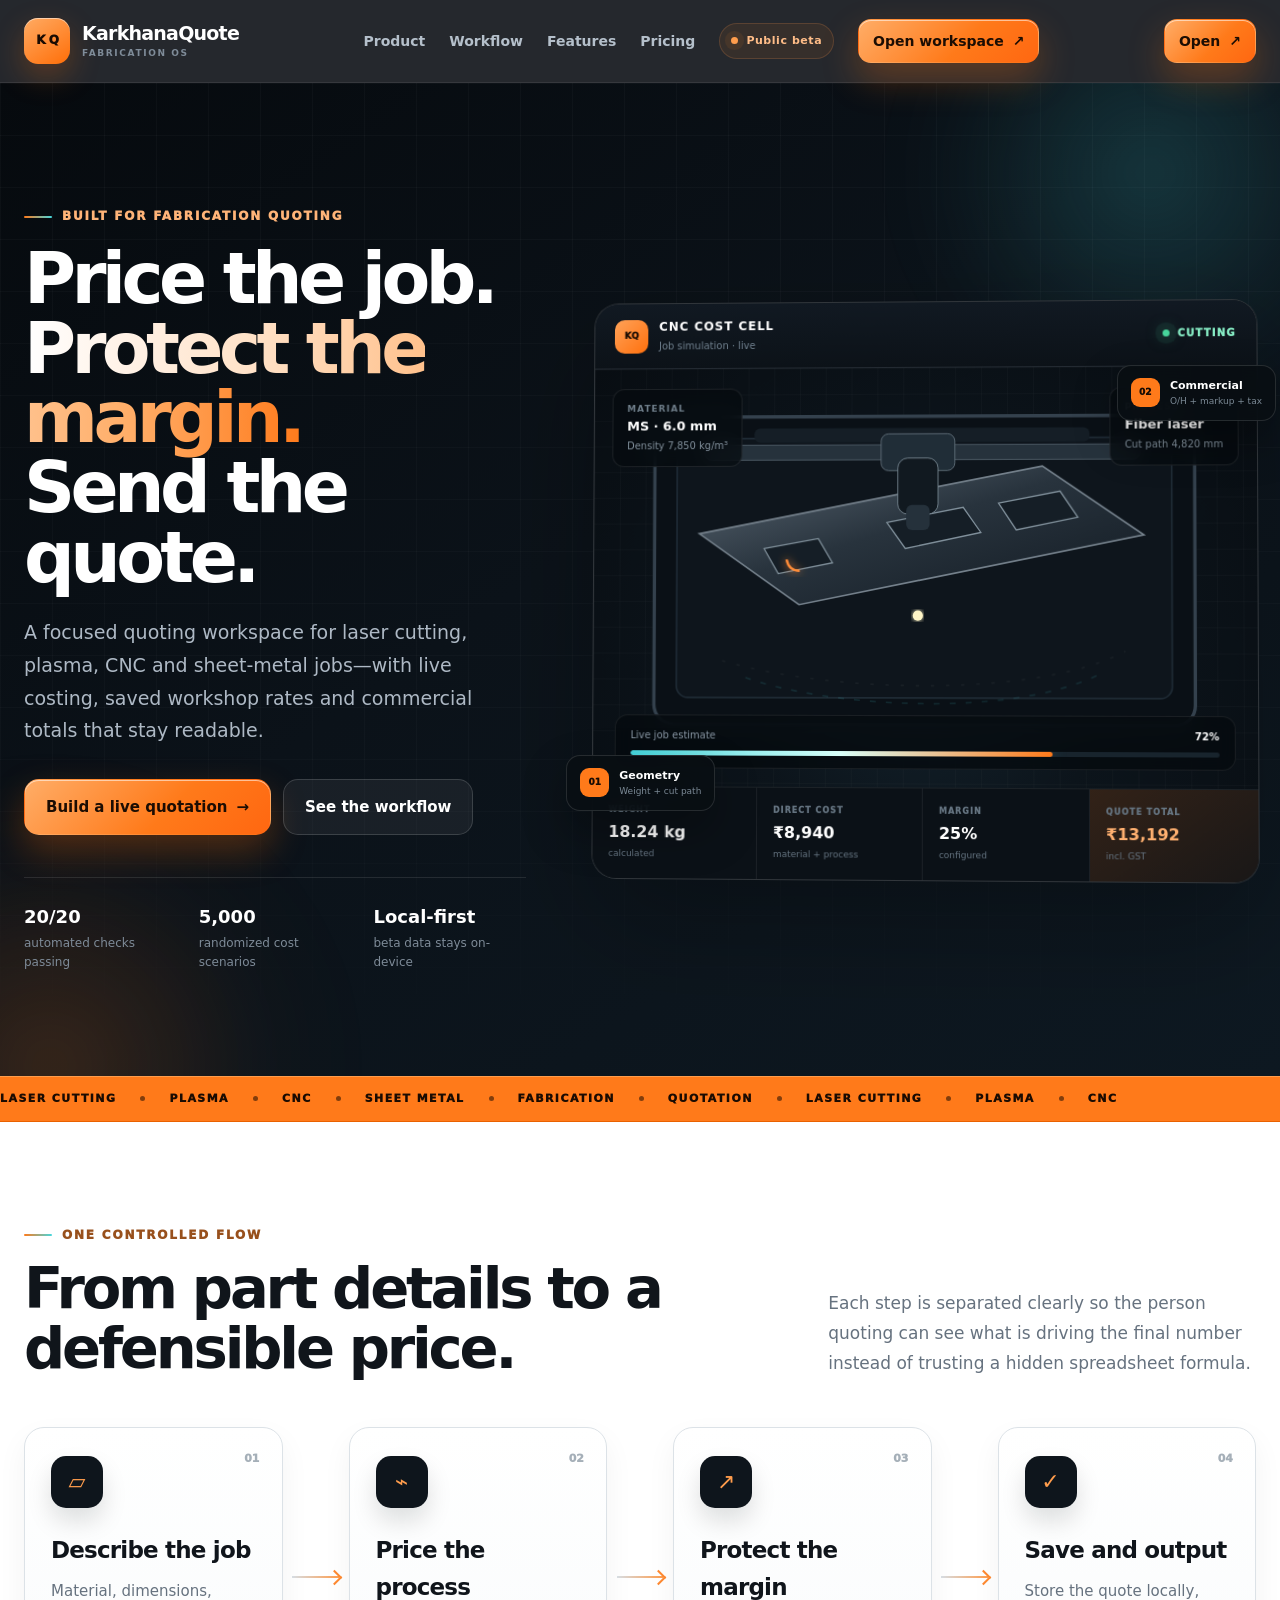
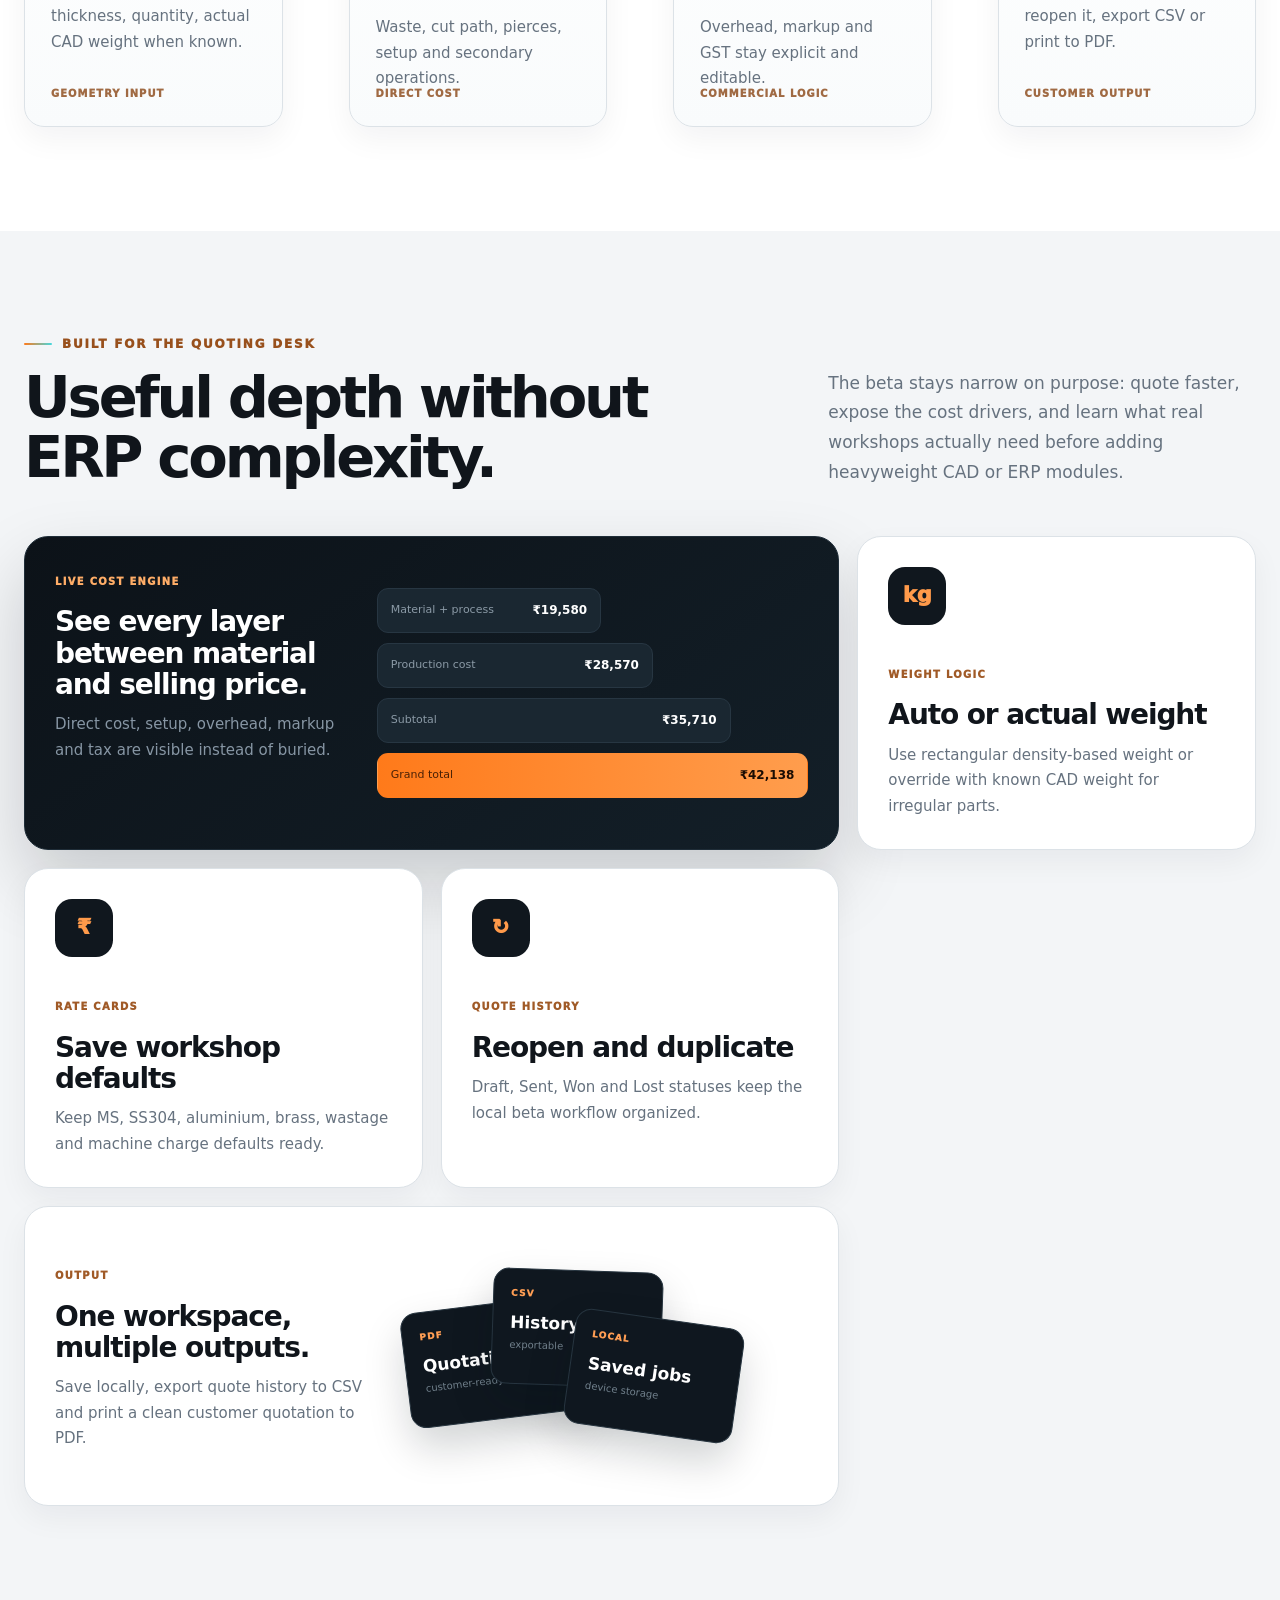
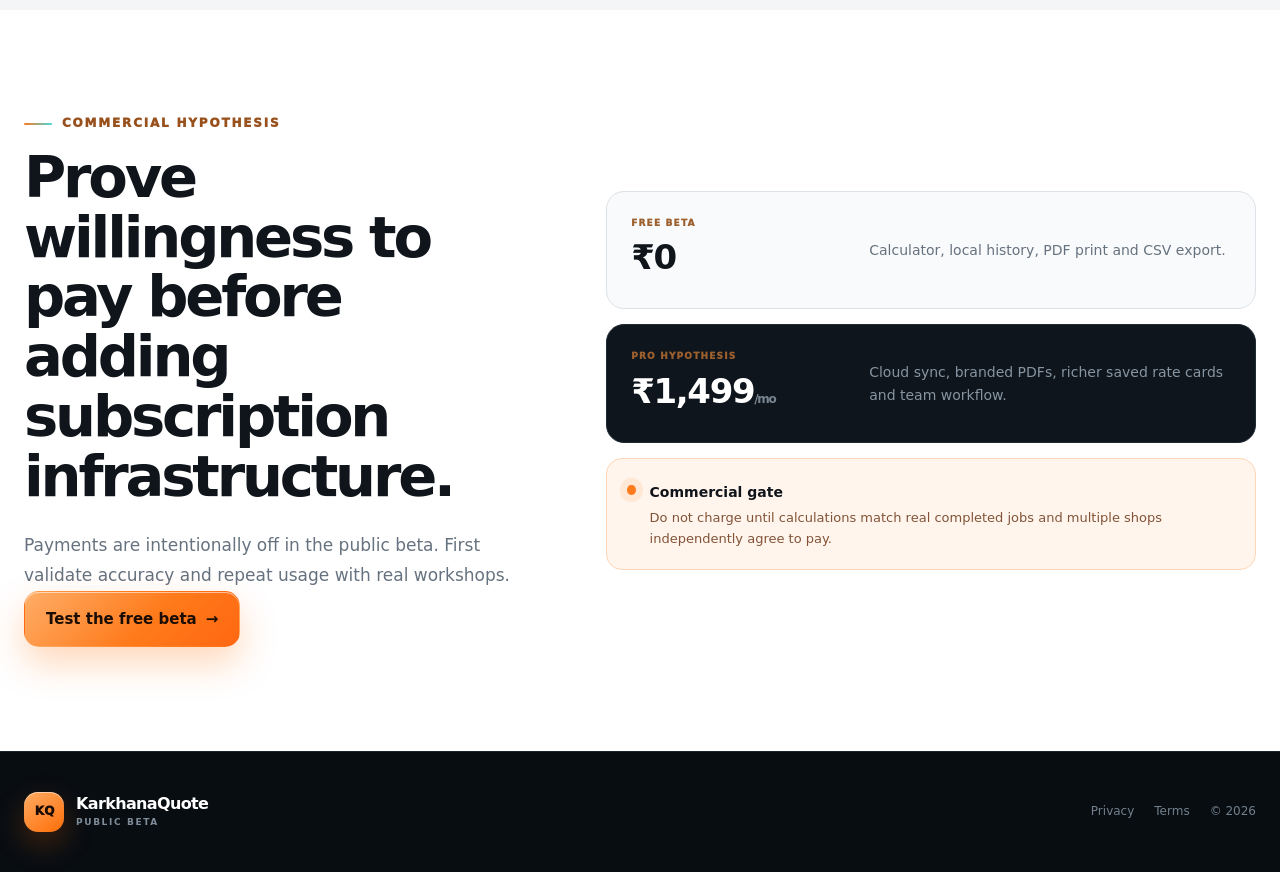
<file: karkhanaquote-beta/public/index.html>
<!doctype html>
<html lang="en">
<head>
  <meta charset="utf-8">
  <meta name="viewport" content="width=device-width,initial-scale=1">
  <meta name="description" content="Fabrication quotation software for Indian laser, plasma, CNC and sheet-metal workshops.">
  <meta name="theme-color" content="#070b10">
  <title>KarkhanaQuote — Fabrication quoting without spreadsheet chaos</title>
  <link rel="stylesheet" href="assets/styles.css">
</head>
<body class="marketing-body">
  <nav class="nav">
    <div class="container nav-inner">
      <a class="brand" href="index.html" aria-label="KarkhanaQuote home">
        <span class="brand-mark"><span>K</span><span>Q</span></span>
        <span class="brand-copy"><strong>KarkhanaQuote</strong><small>FABRICATION OS</small></span>
      </a>
      <div class="nav-links">
        <a href="#product">Product</a><a href="#workflow">Workflow</a><a href="#features">Features</a><a href="#pricing">Pricing</a>
        <span class="live-pill"><i></i> Public beta</span>
        <a class="button primary compact" href="app.html">Open workspace <span>↗</span></a>
      </div>
      <a class="button primary compact mobile-cta" href="app.html">Open <span>↗</span></a>
    </div>
  </nav>

  <main>
    <section class="hero" id="product">
      <div class="industrial-grid"></div>
      <div class="hero-glow glow-one"></div><div class="hero-glow glow-two"></div>
      <div class="container hero-grid">
        <div class="hero-copy">
          <div class="eyebrow"><i></i> BUILT FOR FABRICATION QUOTING</div>
          <h1>Price the job.<br><span>Protect the margin.</span><br>Send the quote.</h1>
          <p class="lead">A focused quoting workspace for laser cutting, plasma, CNC and sheet-metal jobs—with live costing, saved workshop rates and commercial totals that stay readable.</p>
          <div class="hero-actions">
            <a class="button primary xl" href="app.html">Build a live quotation <span>→</span></a>
            <a class="button glass xl" href="#workflow">See the workflow</a>
          </div>
          <div class="hero-proof">
            <div><strong>20/20</strong><span>automated checks passing</span></div>
            <div><strong>5,000</strong><span>randomized cost scenarios</span></div>
            <div><strong>Local-first</strong><span>beta data stays on-device</span></div>
          </div>
        </div>

        <div class="machine-stage" aria-label="Animated CNC cutting visualization">
          <div class="machine-shell">
            <div class="machine-topbar">
              <div class="machine-title"><span class="mini-mark">KQ</span><div><strong>CNC COST CELL</strong><small>Job simulation · live</small></div></div>
              <div class="machine-status"><i></i> CUTTING</div>
            </div>
            <div class="machine-viewport">
              <svg class="cnc-svg" viewBox="0 0 760 500" role="img" aria-label="Animated CNC laser head cutting a sheet">
                <defs>
                  <linearGradient id="sheetGrad" x1="0" x2="1" y1="0" y2="1"><stop offset="0" stop-color="#5b6874"/><stop offset=".45" stop-color="#28333d"/><stop offset="1" stop-color="#111921"/></linearGradient>
                  <linearGradient id="beamGrad" x1="0" y1="0" x2="0" y2="1"><stop offset="0" stop-color="#fff9e8"/><stop offset=".25" stop-color="#ffd281"/><stop offset="1" stop-color="#ff7a1a" stop-opacity="0"/></linearGradient>
                  <filter id="glow"><feGaussianBlur stdDeviation="5" result="b"/><feMerge><feMergeNode in="b"/><feMergeNode in="SourceGraphic"/></feMerge></filter>
                  <filter id="sparkGlow"><feGaussianBlur stdDeviation="2.4" result="b"/><feMerge><feMergeNode in="b"/><feMergeNode in="SourceGraphic"/></feMerge></filter>
                </defs>
                <g class="machine-frame-svg"><rect x="58" y="58" width="644" height="368" rx="24" fill="#0a1016" stroke="#34414d" stroke-width="4"/><rect x="85" y="84" width="590" height="310" rx="14" fill="#0e151c" stroke="#1f2b35" stroke-width="2"/></g>
                <g transform="translate(112 118)"><polygon points="0,80 410,0 530,82 120,165" fill="url(#sheetGrad)" stroke="#74808b" stroke-width="2"/><path d="M78 98 L143 86 L160 115 L95 128 Z M225 67 L316 49 L337 79 L247 98 Z M358 44 L431 30 L452 61 L379 76 Z" fill="#151e26" stroke="#80909b" stroke-width="1.5"/><path class="cut-trace trace-one" d="M105 111 L105 78 Q105 64 119 62 L168 53 Q182 51 188 64 L202 93 Q208 106 194 110 L126 124 Q108 127 105 111 Z" fill="none" stroke="#ff8c38" stroke-width="3" filter="url(#glow)"/><path class="cut-trace trace-two" d="M246 92 L258 60 L300 52 L323 73 L307 104 L267 112 Z" fill="none" stroke="#55e5e0" stroke-width="2.6" filter="url(#glow)"/></g>
                <g class="gantry"><rect x="118" y="92" width="520" height="18" rx="9" fill="#26323c" stroke="#53616c"/><rect x="178" y="72" width="400" height="17" rx="7" fill="#151e26"/><rect x="330" y="79" width="88" height="44" rx="9" fill="#202d37" stroke="#66747f"/><rect x="350" y="108" width="48" height="67" rx="12" fill="#111920" stroke="#7e8d98"/><rect x="360" y="164" width="28" height="30" rx="7" fill="#25313b"/><path d="M374 191 L374 296" stroke="url(#beamGrad)" stroke-width="5" filter="url(#glow)" class="laser-beam"/></g>
                <g class="spark-burst" transform="translate(374 296)" filter="url(#sparkGlow)"><circle r="6" fill="#fff6c7"/><circle class="s s1" r="3" fill="#ffb14b"/><circle class="s s2" r="2.4" fill="#ff7a1a"/><circle class="s s3" r="2" fill="#ffe6a0"/><circle class="s s4" r="2.8" fill="#ff9337"/><circle class="s s5" r="2" fill="#fff4ca"/></g>
                <g class="airflow" opacity=".55"><path d="M168 370 C260 403 480 420 590 365" fill="none" stroke="#4ad6df" stroke-opacity=".22" stroke-width="2" stroke-dasharray="7 12"/><path d="M140 350 C280 390 520 392 620 338" fill="none" stroke="#ffffff" stroke-opacity=".08" stroke-width="2" stroke-dasharray="4 14"/></g>
              </svg>
              <div class="machine-hud hud-left"><span>Material</span><strong>MS · 6.0 mm</strong><small>Density 7,850 kg/m³</small></div>
              <div class="machine-hud hud-right"><span>Process</span><strong>Fiber laser</strong><small>Cut path 4,820 mm</small></div>
              <div class="machine-progress"><div class="progress-head"><span>Live job estimate</span><strong>72%</strong></div><div class="progress-track"><i></i></div></div>
            </div>
            <div class="machine-metrics">
              <div><span>WEIGHT</span><strong>18.24 kg</strong><small>calculated</small></div>
              <div><span>DIRECT COST</span><strong>₹8,940</strong><small>material + process</small></div>
              <div><span>MARGIN</span><strong>25%</strong><small>configured</small></div>
              <div class="metric-accent"><span>QUOTE TOTAL</span><strong>₹13,192</strong><small>incl. GST</small></div>
            </div>
          </div>
          <div class="floating-note note-a"><span>01</span><div><strong>Geometry</strong><small>Weight + cut path</small></div></div>
          <div class="floating-note note-b"><span>02</span><div><strong>Commercial</strong><small>O/H + markup + tax</small></div></div>
        </div>
      </div>
    </section>

    <section class="signal-strip"><div class="signal-track"><span>LASER CUTTING</span><i></i><span>PLASMA</span><i></i><span>CNC</span><i></i><span>SHEET METAL</span><i></i><span>FABRICATION</span><i></i><span>QUOTATION</span><i></i><span>LASER CUTTING</span><i></i><span>PLASMA</span><i></i><span>CNC</span></div></section>

    <section class="section workflow-section" id="workflow">
      <div class="container">
        <div class="section-head"><div><div class="eyebrow dark"><i></i> ONE CONTROLLED FLOW</div><h2>From part details to a defensible price.</h2></div><p>Each step is separated clearly so the person quoting can see what is driving the final number instead of trusting a hidden spreadsheet formula.</p></div>
        <div class="flow-grid">
          <article class="flow-card"><div class="flow-index">01</div><div class="flow-icon">▱</div><h3>Describe the job</h3><p>Material, dimensions, thickness, quantity, actual CAD weight when known.</p><span>Geometry input</span></article>
          <article class="flow-connector"><i></i></article>
          <article class="flow-card"><div class="flow-index">02</div><div class="flow-icon">⌁</div><h3>Price the process</h3><p>Waste, cut path, pierces, setup and secondary operations.</p><span>Direct cost</span></article>
          <article class="flow-connector"><i></i></article>
          <article class="flow-card"><div class="flow-index">03</div><div class="flow-icon">↗</div><h3>Protect the margin</h3><p>Overhead, markup and GST stay explicit and editable.</p><span>Commercial logic</span></article>
          <article class="flow-connector"><i></i></article>
          <article class="flow-card"><div class="flow-index">04</div><div class="flow-icon">✓</div><h3>Save and output</h3><p>Store the quote locally, reopen it, export CSV or print to PDF.</p><span>Customer output</span></article>
        </div>
      </div>
    </section>

    <section class="section feature-section" id="features">
      <div class="container">
        <div class="section-head"><div><div class="eyebrow dark"><i></i> BUILT FOR THE QUOTING DESK</div><h2>Useful depth without ERP complexity.</h2></div><p>The beta stays narrow on purpose: quote faster, expose the cost drivers, and learn what real workshops actually need before adding heavyweight CAD or ERP modules.</p></div>
        <div class="bento">
          <article class="bento-card bento-wide dark-card"><div class="bento-copy"><span class="tag">LIVE COST ENGINE</span><h3>See every layer between material and selling price.</h3><p>Direct cost, setup, overhead, markup and tax are visible instead of buried.</p></div><div class="cost-stack"><div style="--w:45%"><span>Material + process</span><strong>₹19,580</strong></div><div style="--w:64%"><span>Production cost</span><strong>₹28,570</strong></div><div style="--w:82%"><span>Subtotal</span><strong>₹35,710</strong></div><div class="final" style="--w:100%"><span>Grand total</span><strong>₹42,138</strong></div></div></article>
          <article class="bento-card"><div class="feature-symbol">kg</div><span class="tag">WEIGHT LOGIC</span><h3>Auto or actual weight</h3><p>Use rectangular density-based weight or override with known CAD weight for irregular parts.</p></article>
          <article class="bento-card"><div class="feature-symbol">₹</div><span class="tag">RATE CARDS</span><h3>Save workshop defaults</h3><p>Keep MS, SS304, aluminium, brass, wastage and machine charge defaults ready.</p></article>
          <article class="bento-card"><div class="feature-symbol">↻</div><span class="tag">QUOTE HISTORY</span><h3>Reopen and duplicate</h3><p>Draft, Sent, Won and Lost statuses keep the local beta workflow organized.</p></article>
          <article class="bento-card bento-wide visual-card"><div><span class="tag">OUTPUT</span><h3>One workspace, multiple outputs.</h3><p>Save locally, export quote history to CSV and print a clean customer quotation to PDF.</p></div><div class="output-stack"><div class="doc-card d1"><span>PDF</span><strong>Quotation</strong><small>customer-ready</small></div><div class="doc-card d2"><span>CSV</span><strong>History</strong><small>exportable</small></div><div class="doc-card d3"><span>LOCAL</span><strong>Saved jobs</strong><small>device storage</small></div></div></article>
        </div>
      </div>
    </section>

    <section class="section pricing-section" id="pricing">
      <div class="container pricing-grid">
        <div><div class="eyebrow dark"><i></i> COMMERCIAL HYPOTHESIS</div><h2>Prove willingness to pay before adding subscription infrastructure.</h2><p class="section-copy">Payments are intentionally off in the public beta. First validate accuracy and repeat usage with real workshops.</p><a class="button primary xl" href="app.html">Test the free beta <span>→</span></a></div>
        <div class="price-stack">
          <div class="price-line"><div><span>FREE BETA</span><strong>₹0</strong></div><p>Calculator, local history, PDF print and CSV export.</p></div>
          <div class="price-line featured"><div><span>PRO HYPOTHESIS</span><strong>₹1,499<small>/mo</small></strong></div><p>Cloud sync, branded PDFs, richer saved rate cards and team workflow.</p></div>
          <div class="validation-callout"><i></i><div><strong>Commercial gate</strong><p>Do not charge until calculations match real completed jobs and multiple shops independently agree to pay.</p></div></div>
        </div>
      </div>
    </section>
  </main>

  <footer class="footer"><div class="container footer-inner"><a class="brand footer-brand" href="index.html"><span class="brand-mark"><span>K</span><span>Q</span></span><span class="brand-copy"><strong>KarkhanaQuote</strong><small>PUBLIC BETA</small></span></a><div><a href="privacy.html">Privacy</a><a href="terms.html">Terms</a><span>© 2026</span></div></div></footer>
<script type="module" src="assets/advanced-ui.js"></script></body>
</html>
</file>
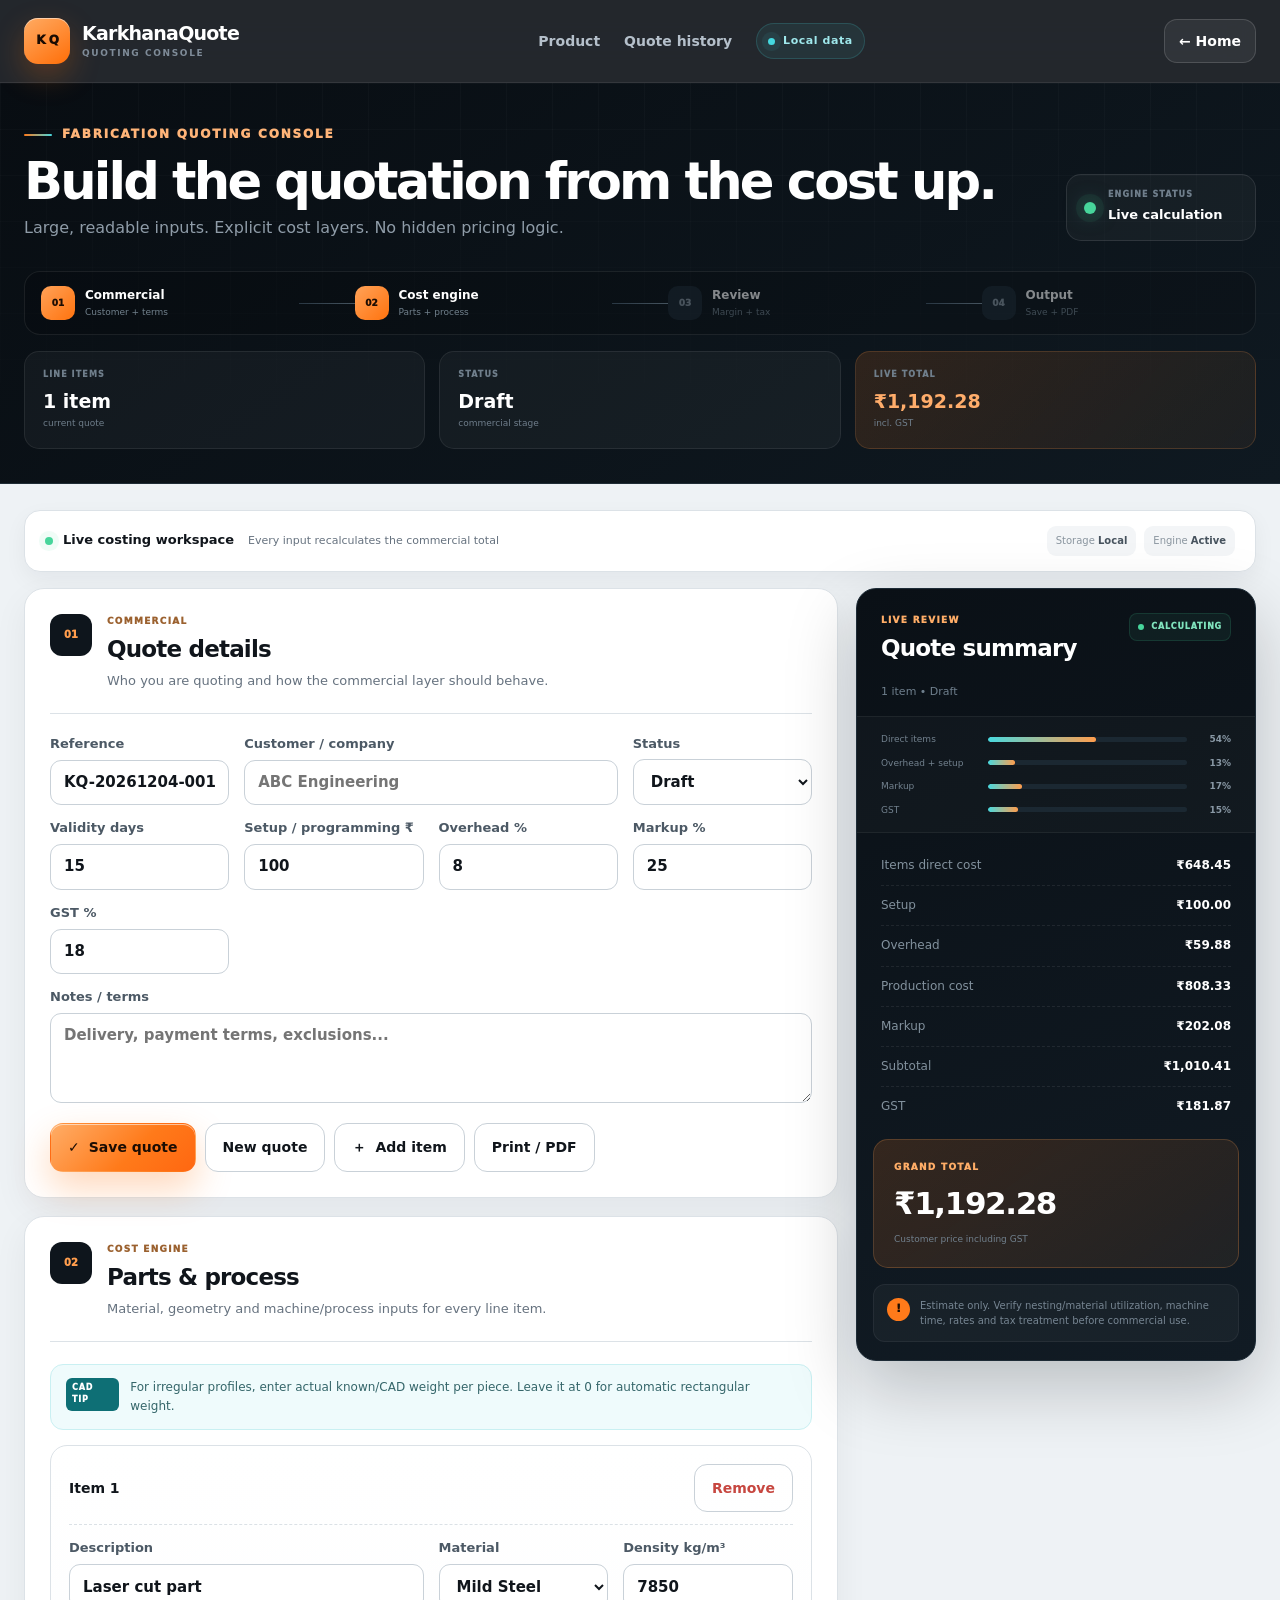
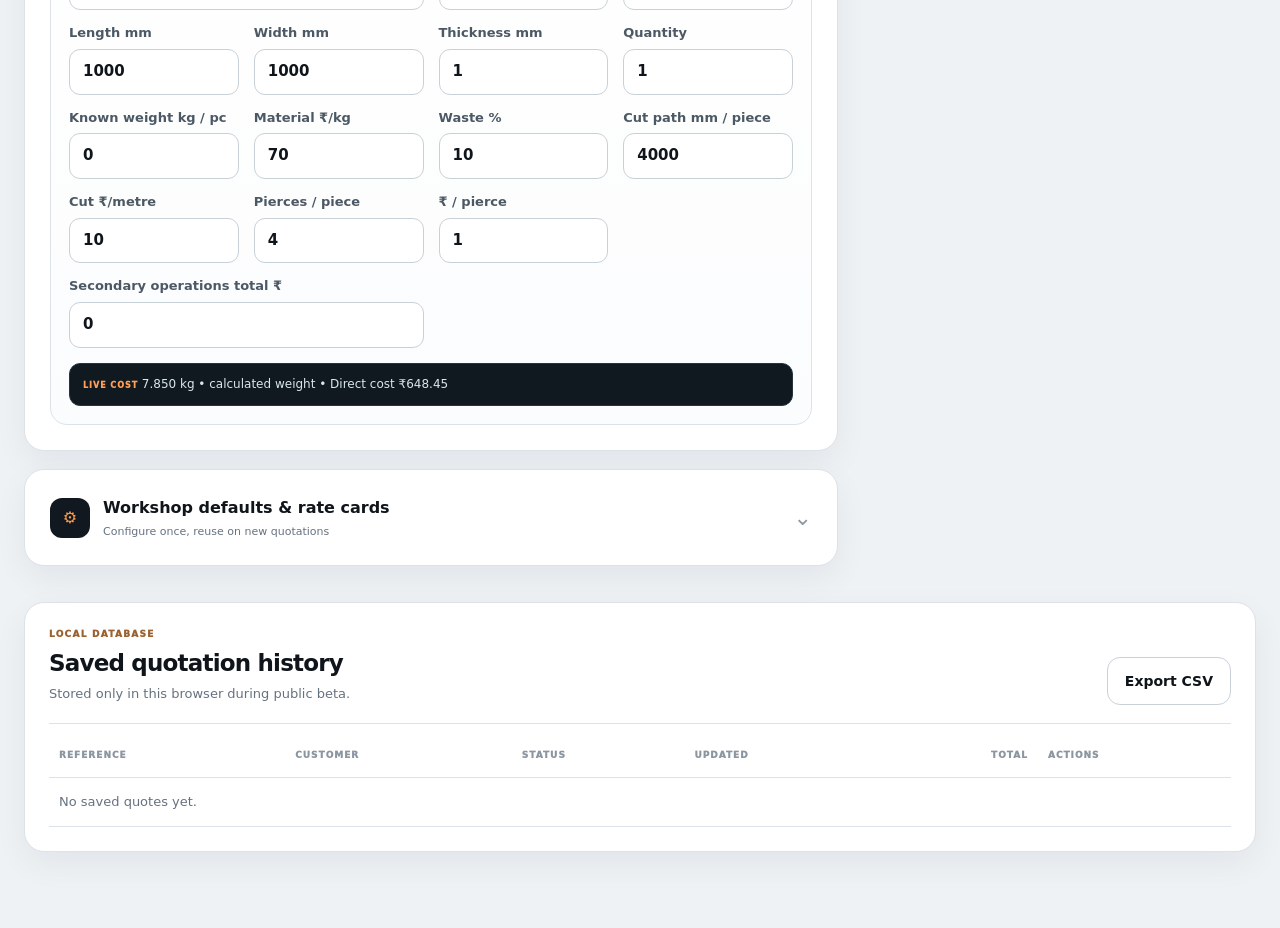
<file: karkhanaquote-beta/public/app.html>
<!doctype html>
<html lang="en">
<head>
  <meta charset="utf-8">
  <meta name="viewport" content="width=device-width,initial-scale=1">
  <meta name="description" content="KarkhanaQuote fabrication quotation workspace">
  <meta name="theme-color" content="#070b10">
  <title>Quotation Workspace — KarkhanaQuote</title>
  <link rel="stylesheet" href="assets/styles.css">
</head>
<body class="app-body">
  <nav class="nav app-nav">
    <div class="container nav-inner">
      <a class="brand" href="index.html"><span class="brand-mark"><span>K</span><span>Q</span></span><span class="brand-copy"><strong>KarkhanaQuote</strong><small>QUOTING CONSOLE</small></span></a>
      <div class="nav-links"><a href="index.html">Product</a><a href="#history">Quote history</a><span class="secure-pill"><i></i>Local data</span></div>
      <a class="button glass compact mobile-cta" href="index.html">← Home</a>
    </div>
  </nav>

  <header class="app-header">
    <div class="container">
      <div class="app-head-row">
        <div><div class="eyebrow"><i></i> FABRICATION QUOTING CONSOLE</div><h1>Build the quotation from the cost up.</h1><p>Large, readable inputs. Explicit cost layers. No hidden pricing logic.</p></div>
        <div class="header-state no-print"><span class="state-light"></span><div><small>ENGINE STATUS</small><strong>Live calculation</strong></div></div>
      </div>
      <div class="process-rail no-print"><div class="process-node active"><span>01</span><div><strong>Commercial</strong><small>Customer + terms</small></div></div><i></i><div class="process-node active"><span>02</span><div><strong>Cost engine</strong><small>Parts + process</small></div></div><i></i><div class="process-node"><span>03</span><div><strong>Review</strong><small>Margin + tax</small></div></div><i></i><div class="process-node"><span>04</span><div><strong>Output</strong><small>Save + PDF</small></div></div></div>
      <div class="app-kpis no-print"><div class="app-kpi"><span class="kpi-label">LINE ITEMS</span><strong id="kpiItems">1 item</strong><small>current quote</small></div><div class="app-kpi"><span class="kpi-label">STATUS</span><strong id="kpiStatus">Draft</strong><small>commercial stage</small></div><div class="app-kpi kpi-accent"><span class="kpi-label">LIVE TOTAL</span><strong id="kpiTotal">₹0.00</strong><small>incl. GST</small></div></div>
    </div>
  </header>

  <main class="app-shell" id="quote-workspace">
    <div class="container">
      <div class="print-only print-header"><h2 id="printCompany">KarkhanaQuote Beta</h2><p id="printGstin"></p><p id="printQuote"></p><p id="printCustomer"></p><p id="printValidity"></p></div>
      <div class="workspace-bar no-print"><div><span class="workspace-dot"></span><strong>Live costing workspace</strong><small>Every input recalculates the commercial total</small></div><div class="workspace-meta"><span>Storage <b>Local</b></span><span>Engine <b>Active</b></span></div></div>

      <div class="app-grid">
        <section class="quote-column">
          <div class="panel premium-panel">
            <div class="panel-head"><div class="panel-index">01</div><div><span class="panel-kicker">COMMERCIAL</span><h3>Quote details</h3><p>Who you are quoting and how the commercial layer should behave.</p></div></div>
            <div class="form-grid">
              <label>Reference<input id="ref" maxlength="50"></label>
              <label class="span-2">Customer / company<input id="customer" maxlength="120" placeholder="ABC Engineering"></label>
              <label>Status<select id="status"><option>Draft</option><option>Sent</option><option>Won</option><option>Lost</option></select></label>
              <label>Validity days<input id="validDays" type="number" min="1" step="1"></label>
              <label>Setup / programming ₹<input id="setupCost" type="number" min="0" step="0.01"></label>
              <label>Overhead %<input id="overheadPct" type="number" min="0" step="0.01"></label>
              <label>Markup %<input id="markupPct" type="number" min="0" step="0.01"></label>
              <label>GST %<input id="gstPct" type="number" min="0" step="0.01"></label>
              <label class="span-4">Notes / terms<textarea id="notes" rows="3" placeholder="Delivery, payment terms, exclusions..."></textarea></label>
            </div>
            <div class="toolbar no-print"><button class="primary" id="saveQuote"><span>✓</span>Save quote</button><button id="newQuote">New quote</button><button id="addLine"><span>＋</span>Add item</button><button id="printQuoteBtn">Print / PDF</button></div>
          </div>

          <div class="panel premium-panel parts-panel">
            <div class="panel-head"><div class="panel-index">02</div><div><span class="panel-kicker">COST ENGINE</span><h3>Parts & process</h3><p>Material, geometry and machine/process inputs for every line item.</p></div></div>
            <div class="parts-tip no-print"><span>CAD TIP</span><p>For irregular profiles, enter actual known/CAD weight per piece. Leave it at 0 for automatic rectangular weight.</p></div>
            <div id="lines"></div>
          </div>

          <div class="panel settings no-print premium-panel">
            <details>
              <summary><div><span class="settings-icon">⚙</span><span><strong>Workshop defaults & rate cards</strong><small>Configure once, reuse on new quotations</small></span></div><span class="summary-chevron">⌄</span></summary>
              <div class="settings-body">
                <div class="form-grid">
                  <label class="span-2">Workshop / company name<input id="companyName" maxlength="120" placeholder="Your workshop name"></label>
                  <label class="span-2">GSTIN (optional)<input id="gstin" maxlength="20" placeholder="Stored only on this device"></label>
                  <label>MS ₹/kg<input id="msRate" type="number" min="0" step="0.01"></label>
                  <label>SS304 ₹/kg<input id="ssRate" type="number" min="0" step="0.01"></label>
                  <label>Aluminium ₹/kg<input id="aluminiumRate" type="number" min="0" step="0.01"></label>
                  <label>Brass ₹/kg<input id="brassRate" type="number" min="0" step="0.01"></label>
                  <label>Waste %<input id="defaultWastePct" type="number" min="0" step="0.01"></label>
                  <label>Cut ₹/metre<input id="defaultCutRate" type="number" min="0" step="0.01"></label>
                  <label>₹/pierce<input id="defaultPierceRate" type="number" min="0" step="0.01"></label>
                  <label>Overhead %<input id="defaultOverheadPct" type="number" min="0" step="0.01"></label>
                  <label>Markup %<input id="defaultMarkupPct" type="number" min="0" step="0.01"></label>
                </div>
                <div class="toolbar"><button class="primary" id="saveSettings">Save workshop defaults</button><button id="applyDefaults">Apply to current quote</button></div>
              </div>
            </details>
          </div>
        </section>

        <aside class="summary-column">
          <div class="panel summary-panel sticky">
            <div class="summary-top"><div><span class="panel-kicker light">LIVE REVIEW</span><h3>Quote summary</h3></div><div class="live-badge"><i></i>CALCULATING</div></div>
            <div id="summaryMeta" class="summary-meta"></div>
            <div class="cost-visual no-print">
              <div class="cost-line"><span>Direct items</span><div><i id="barDirect"></i></div><b id="barDirectPct">0%</b></div>
              <div class="cost-line"><span>Overhead + setup</span><div><i id="barOverhead"></i></div><b id="barOverheadPct">0%</b></div>
              <div class="cost-line"><span>Markup</span><div><i id="barMarkup"></i></div><b id="barMarkupPct">0%</b></div>
              <div class="cost-line"><span>GST</span><div><i id="barGst"></i></div><b id="barGstPct">0%</b></div>
            </div>
            <div class="summary-table">
              <div class="summary-row"><span>Items direct cost</span><strong id="sumLines"></strong></div>
              <div class="summary-row"><span>Setup</span><strong id="sumSetup"></strong></div>
              <div class="summary-row"><span>Overhead</span><strong id="sumOverhead"></strong></div>
              <div class="summary-row"><span>Production cost</span><strong id="sumProduction"></strong></div>
              <div class="summary-row"><span>Markup</span><strong id="sumMarkup"></strong></div>
              <div class="summary-row"><span>Subtotal</span><strong id="sumSubtotal"></strong></div>
              <div class="summary-row"><span>GST</span><strong id="sumGst"></strong></div>
            </div>
            <div class="grand-box"><span>GRAND TOTAL</span><strong id="sumGrand"></strong><small>Customer price including GST</small></div>
            <div class="summary-warning"><span>!</span><p>Estimate only. Verify nesting/material utilization, machine time, rates and tax treatment before commercial use.</p></div>
          </div>
        </aside>
      </div>

      <section class="panel history no-print" id="history">
        <div class="history-head"><div><span class="panel-kicker">LOCAL DATABASE</span><h3>Saved quotation history</h3><p>Stored only in this browser during public beta.</p></div><button id="exportCsv">Export CSV</button></div>
        <div class="table-wrap"><table><thead><tr><th>Reference</th><th>Customer</th><th>Status</th><th>Updated</th><th class="num">Total</th><th>Actions</th></tr></thead><tbody id="historyBody"></tbody></table></div>
      </section>
    </div>
  </main>
  <div id="toast" class="toast"></div>
  <script type="module" src="assets/app.js"></script><script type="module" src="assets/advanced-ui.js"></script>
</body>
</html>
</file>
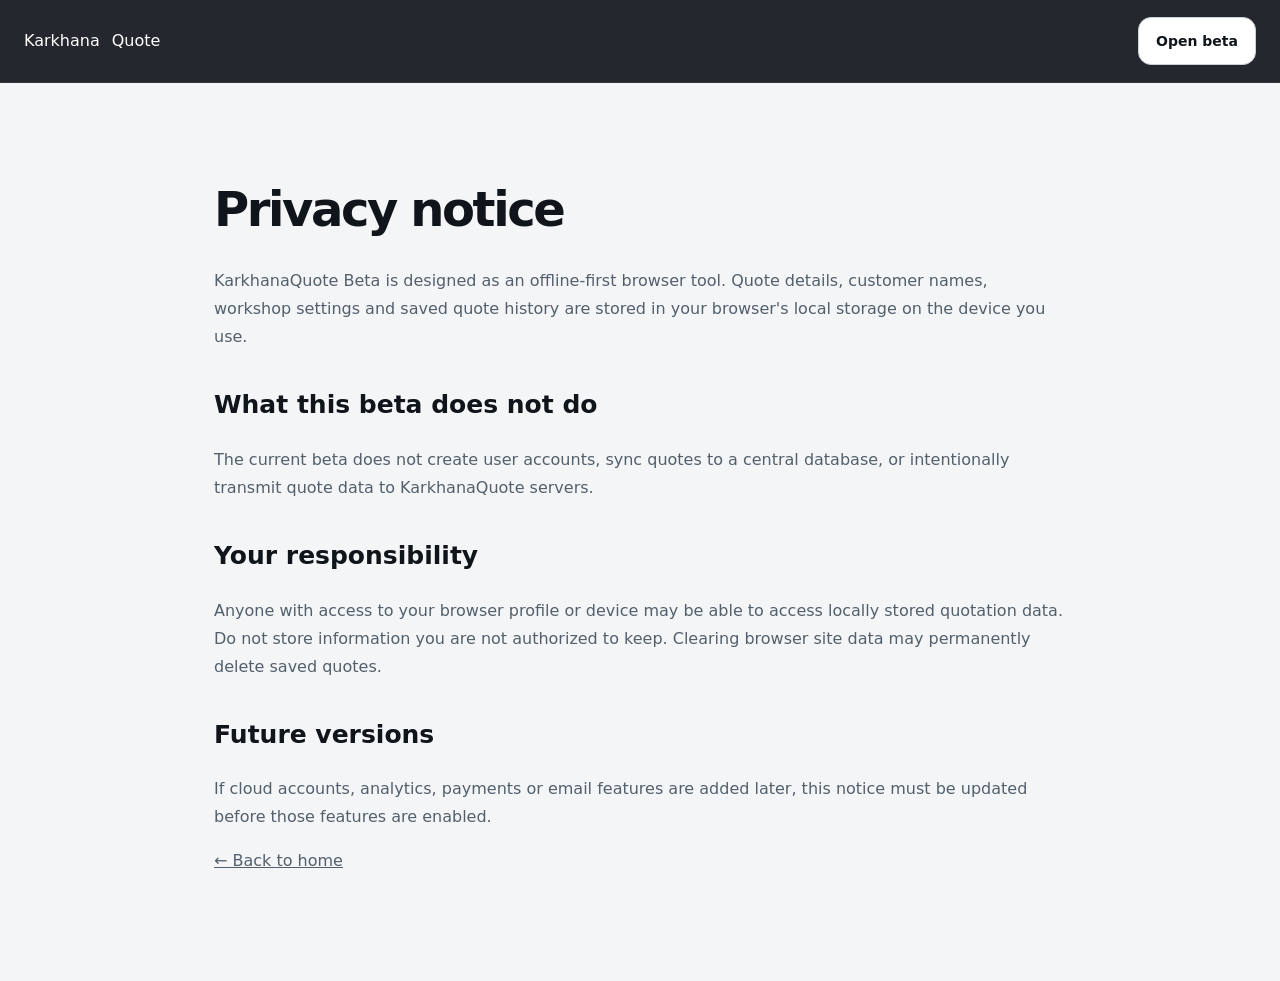
<file: karkhanaquote-beta/public/privacy.html>
<!doctype html><html lang="en"><head><meta charset="utf-8"><meta name="viewport" content="width=device-width,initial-scale=1"><title>Privacy — KarkhanaQuote</title><link rel="stylesheet" href="assets/styles.css"></head><body><nav class="nav"><div class="container nav-inner"><a class="brand" href="index.html">Karkhana<span>Quote</span></a><div class="nav-links"><a class="button" href="app.html">Open beta</a></div></div></nav><main class="legal"><h1>Privacy notice</h1><p>KarkhanaQuote Beta is designed as an offline-first browser tool. Quote details, customer names, workshop settings and saved quote history are stored in your browser's local storage on the device you use.</p><h2>What this beta does not do</h2><p>The current beta does not create user accounts, sync quotes to a central database, or intentionally transmit quote data to KarkhanaQuote servers.</p><h2>Your responsibility</h2><p>Anyone with access to your browser profile or device may be able to access locally stored quotation data. Do not store information you are not authorized to keep. Clearing browser site data may permanently delete saved quotes.</p><h2>Future versions</h2><p>If cloud accounts, analytics, payments or email features are added later, this notice must be updated before those features are enabled.</p><p><a href="index.html">← Back to home</a></p></main></body></html>
</file>
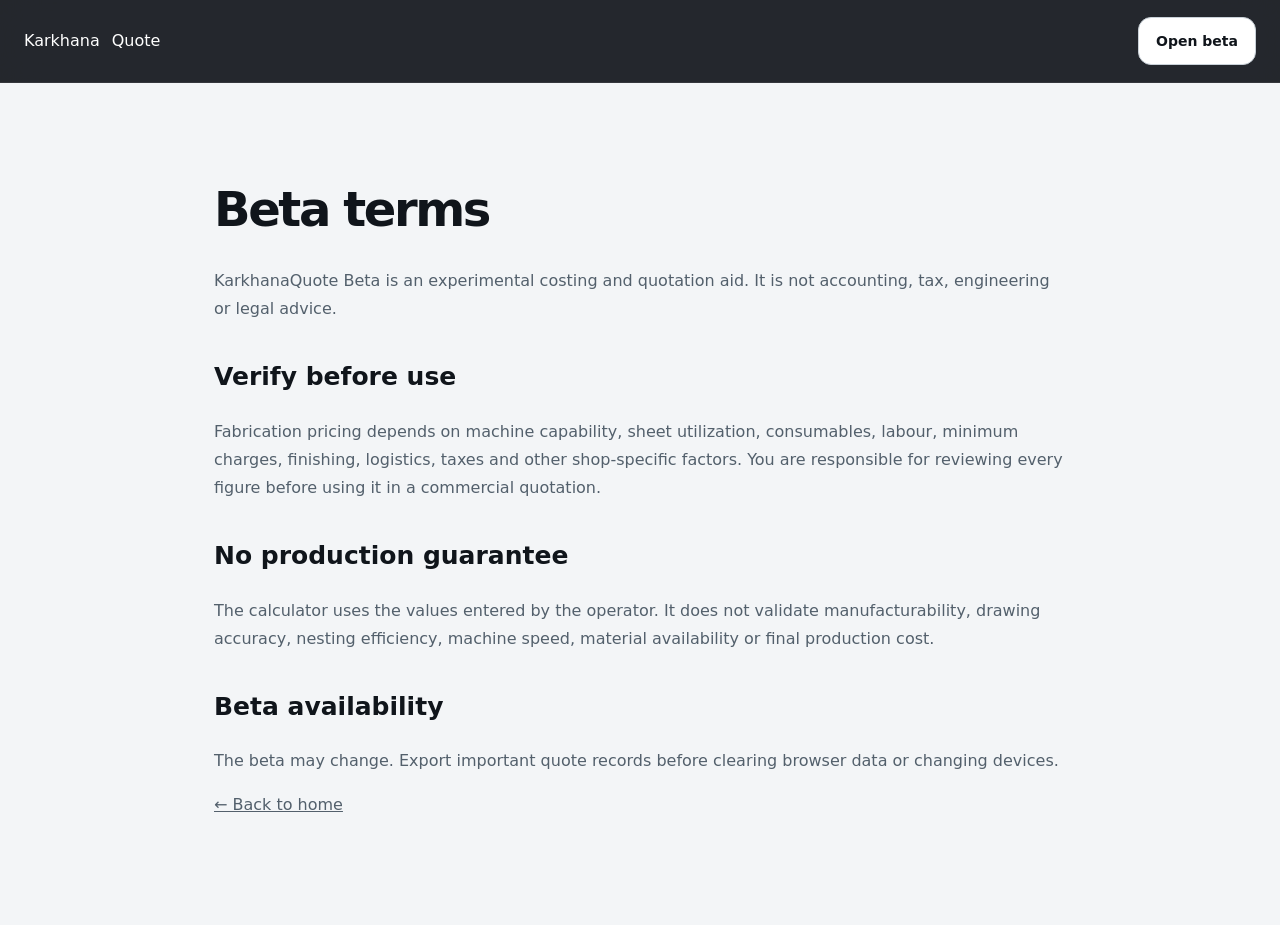
<file: karkhanaquote-beta/public/terms.html>
<!doctype html><html lang="en"><head><meta charset="utf-8"><meta name="viewport" content="width=device-width,initial-scale=1"><title>Terms — KarkhanaQuote</title><link rel="stylesheet" href="assets/styles.css"></head><body><nav class="nav"><div class="container nav-inner"><a class="brand" href="index.html">Karkhana<span>Quote</span></a><div class="nav-links"><a class="button" href="app.html">Open beta</a></div></div></nav><main class="legal"><h1>Beta terms</h1><p>KarkhanaQuote Beta is an experimental costing and quotation aid. It is not accounting, tax, engineering or legal advice.</p><h2>Verify before use</h2><p>Fabrication pricing depends on machine capability, sheet utilization, consumables, labour, minimum charges, finishing, logistics, taxes and other shop-specific factors. You are responsible for reviewing every figure before using it in a commercial quotation.</p><h2>No production guarantee</h2><p>The calculator uses the values entered by the operator. It does not validate manufacturability, drawing accuracy, nesting efficiency, machine speed, material availability or final production cost.</p><h2>Beta availability</h2><p>The beta may change. Export important quote records before clearing browser data or changing devices.</p><p><a href="index.html">← Back to home</a></p></main></body></html>
</file>
<file: karkhanaquote-beta/public/assets/styles.css>
:root{
  --bg:#f3f5f7;--bg-2:#e8edf1;--panel:#ffffff;--panel-2:#f8fafb;--ink:#10151b;--muted:#66727f;
  --line:#dce2e7;--line-strong:#c9d1d8;--dark:#070b10;--dark-2:#0d141b;--dark-3:#131d26;--dark-4:#1c2a35;
  --orange:#ff7a1a;--orange-2:#ff9d4d;--orange-3:#ffc28f;--orange-soft:#fff1e6;--cyan:#45d8df;--green:#47d59b;
  --danger:#c74740;--shadow:0 24px 60px rgba(7,14,22,.10);--shadow-xl:0 44px 120px rgba(0,0,0,.28);
  --r-xl:28px;--r-lg:20px;--r-md:14px;--r-sm:10px;--ease:cubic-bezier(.22,.8,.2,1);
}
*{box-sizing:border-box}
html{scroll-behavior:smooth}
body{margin:0;background:var(--bg);color:var(--ink);font-family:Inter,ui-sans-serif,system-ui,-apple-system,BlinkMacSystemFont,"Segoe UI",sans-serif;font-size:16px;line-height:1.6;-webkit-font-smoothing:antialiased;text-rendering:optimizeLegibility}
::selection{background:#ffd6b7;color:#251004}
a{color:inherit}.container{width:min(1320px,calc(100% - 48px));margin:auto}
.nav{position:sticky;top:0;z-index:80;background:rgba(7,11,16,.88);backdrop-filter:blur(24px) saturate(150%);border-bottom:1px solid rgba(255,255,255,.08);color:#fff}
.nav-inner{height:82px;display:flex;align-items:center;justify-content:space-between;gap:24px}.brand{display:inline-flex;align-items:center;gap:12px;text-decoration:none;min-width:max-content}.brand-mark{width:46px;height:46px;display:grid;grid-template-columns:1fr 1fr;align-items:center;justify-items:center;border-radius:14px;padding:0 6px;background:linear-gradient(145deg,#ffab63,#ff6e08);color:#1a0b02;font-weight:950;font-size:12px;letter-spacing:-.06em;box-shadow:inset 0 1px 0 rgba(255,255,255,.5),0 12px 30px rgba(255,111,8,.25)}.brand-mark span:first-child{transform:translateX(2px)}.brand-mark span:last-child{transform:translateX(-2px)}.brand-copy{display:grid;line-height:1.05}.brand-copy strong{font-size:19px;letter-spacing:-.04em}.brand-copy small{margin-top:5px;color:#7f8c99;font-size:9px;font-weight:900;letter-spacing:.18em}.nav-links{display:flex;align-items:center;gap:24px}.nav-links>a:not(.button){text-decoration:none;color:#b5c0cb;font-weight:700;font-size:14px;transition:.2s}.nav-links>a:not(.button):hover{color:#fff}.live-pill,.secure-pill{display:inline-flex;align-items:center;gap:8px;padding:8px 11px;border:1px solid rgba(255,157,77,.18);background:rgba(255,122,26,.08);border-radius:999px;color:#ffbd88;font-size:11px;font-weight:900;letter-spacing:.05em}.live-pill i,.secure-pill i{width:7px;height:7px;border-radius:50%;background:var(--orange-2);box-shadow:0 0 0 6px rgba(255,122,26,.08);animation:pulse 2.1s infinite}.secure-pill{border-color:rgba(69,216,223,.18);background:rgba(69,216,223,.07);color:#9fe8ec}.secure-pill i{background:var(--cyan);box-shadow:0 0 0 6px rgba(69,216,223,.07)}.mobile-cta{display:none}
.button,button{appearance:none;border:1px solid var(--line-strong);background:#fff;color:var(--ink);border-radius:13px;padding:12px 17px;font:inherit;font-size:14px;font-weight:850;cursor:pointer;text-decoration:none;display:inline-flex;align-items:center;justify-content:center;gap:9px;transition:transform .18s var(--ease),box-shadow .18s,border-color .18s,background .18s,color .18s,filter .18s}.button:hover,button:hover{transform:translateY(-2px);border-color:#adb9c3;box-shadow:0 14px 30px rgba(10,20,30,.11)}.button.primary,button.primary{border-color:transparent;background:linear-gradient(135deg,#ffad67,#ff7a1a 58%,#ff6711);color:#1c0d03;box-shadow:0 16px 36px rgba(255,111,8,.28),inset 0 1px 0 rgba(255,255,255,.55)}.button.primary:hover,button.primary:hover{filter:saturate(1.08);box-shadow:0 20px 45px rgba(255,111,8,.36)}.button.compact{padding:10px 14px}.button.xl{padding:15px 21px;border-radius:15px;font-size:15px}.button.glass{border-color:rgba(255,255,255,.15);background:rgba(255,255,255,.06);color:#fff;box-shadow:none}.button.glass:hover{background:rgba(255,255,255,.11);border-color:rgba(255,255,255,.24)}button.ghost{background:transparent;box-shadow:none}.danger{color:var(--danger)!important}.danger:hover{background:#fff0ef!important;border-color:#efc3c0!important}
.marketing-body{background:#fff}.hero{position:relative;overflow:hidden;background:linear-gradient(145deg,#060a0e 0%,#0b1219 46%,#0d1821 100%);color:#fff;padding:96px 0 76px}.industrial-grid{position:absolute;inset:0;background-image:linear-gradient(rgba(255,255,255,.026) 1px,transparent 1px),linear-gradient(90deg,rgba(255,255,255,.026) 1px,transparent 1px);background-size:52px 52px;mask-image:linear-gradient(to bottom,#000 0%,rgba(0,0,0,.78) 70%,transparent 100%)}.hero-glow{position:absolute;border-radius:50%;filter:blur(24px);pointer-events:none}.glow-one{width:520px;height:520px;background:radial-gradient(circle,rgba(69,216,223,.18),rgba(69,216,223,.03) 50%,transparent 70%);right:-130px;top:-170px}.glow-two{width:620px;height:620px;background:radial-gradient(circle,rgba(255,122,26,.18),rgba(255,122,26,.02) 48%,transparent 72%);left:-260px;bottom:-300px}.hero-grid{position:relative;z-index:2;display:grid;grid-template-columns:minmax(0,.86fr) minmax(560px,1.14fr);gap:64px;align-items:center}.hero-copy{padding:28px 0}.eyebrow{display:flex;align-items:center;gap:10px;font-size:12px;font-weight:950;letter-spacing:.15em;color:#ffb478}.eyebrow i{display:inline-block;width:28px;height:2px;border-radius:999px;background:linear-gradient(90deg,var(--orange),var(--cyan))}.eyebrow.dark{color:#98501c}.hero h1{font-size:clamp(52px,5.55vw,82px);line-height:.98;letter-spacing:-.065em;margin:18px 0 24px}.hero h1 span{background:linear-gradient(90deg,#fff,#ffe0c5 35%,#ffad67 75%,#ff7b1c);-webkit-background-clip:text;background-clip:text;color:transparent}.lead{max-width:690px;font-size:19px;line-height:1.72;color:#aeb9c5;margin:0}.hero-actions{display:flex;flex-wrap:wrap;gap:12px;margin-top:32px}.hero-proof{display:grid;grid-template-columns:repeat(3,1fr);gap:22px;margin-top:42px;padding-top:25px;border-top:1px solid rgba(255,255,255,.1)}.hero-proof div{display:grid;gap:2px}.hero-proof strong{font-size:18px;color:#fff}.hero-proof span{font-size:12px;color:#7e8b98}
.machine-stage{position:relative;min-height:610px;display:grid;align-items:center;perspective:1400px}.machine-shell{position:relative;z-index:3;border:1px solid rgba(255,255,255,.16);border-radius:25px;overflow:hidden;background:#0a1016;box-shadow:var(--shadow-xl);transform:rotateY(-2deg) rotateX(1.2deg);transition:.6s var(--ease)}.machine-stage:hover .machine-shell{transform:rotateY(-.5deg) rotateX(.3deg) translateY(-5px)}.machine-topbar{height:66px;padding:0 20px;display:flex;align-items:center;justify-content:space-between;border-bottom:1px solid rgba(255,255,255,.08);background:linear-gradient(180deg,#111922,#0c1218)}.machine-title{display:flex;align-items:center;gap:11px}.machine-title>div{display:grid}.machine-title strong{font-size:12px;letter-spacing:.08em}.machine-title small{color:#70808e;font-size:10px;margin-top:2px}.mini-mark{width:34px;height:34px;display:grid;place-items:center;border-radius:10px;background:linear-gradient(135deg,#ffa258,#ff700d);color:#1c0d03;font-size:9px;font-weight:950}.machine-status{display:inline-flex;align-items:center;gap:8px;color:#86ecc4;font-size:10px;font-weight:950;letter-spacing:.12em}.machine-status i{width:7px;height:7px;border-radius:50%;background:var(--green);box-shadow:0 0 0 7px rgba(71,213,155,.07),0 0 16px rgba(71,213,155,.55);animation:pulse 1.6s infinite}.machine-viewport{position:relative;height:420px;overflow:hidden;background:radial-gradient(circle at 50% 70%,#14232d 0,#0c141b 43%,#080d12 100%)}.machine-viewport::before{content:"";position:absolute;inset:0;background:linear-gradient(rgba(255,255,255,.018) 1px,transparent 1px),linear-gradient(90deg,rgba(255,255,255,.018) 1px,transparent 1px);background-size:26px 26px}.cnc-svg{position:absolute;inset:0;width:100%;height:100%}.gantry{animation:gantryMove 8s ease-in-out infinite;transform-origin:center}.laser-beam{animation:beam 1.4s ease-in-out infinite}.spark-burst .s{transform-origin:0 0;opacity:0}.s1{animation:spark1 1.05s linear infinite}.s2{animation:spark2 1.05s .15s linear infinite}.s3{animation:spark3 .95s .3s linear infinite}.s4{animation:spark4 1.1s .45s linear infinite}.s5{animation:spark5 .9s .58s linear infinite}.cut-trace{stroke-dasharray:260;stroke-dashoffset:260}.trace-one{animation:trace 5.5s ease-in-out infinite}.trace-two{animation:trace 5.5s 2.6s ease-in-out infinite}.airflow path{animation:dashFlow 7s linear infinite}.machine-hud{position:absolute;top:20px;display:grid;gap:1px;padding:12px 14px;border:1px solid rgba(255,255,255,.09);background:rgba(5,10,14,.72);backdrop-filter:blur(10px);border-radius:12px}.machine-hud span{font-size:9px;font-weight:900;letter-spacing:.12em;color:#6f7e8a;text-transform:uppercase}.machine-hud strong{font-size:13px}.machine-hud small{font-size:10px;color:#82909c}.hud-left{left:18px}.hud-right{right:18px}.machine-progress{position:absolute;left:22px;right:22px;bottom:18px;padding:12px 15px;border-radius:13px;background:rgba(5,10,14,.76);border:1px solid rgba(255,255,255,.08);backdrop-filter:blur(10px)}.progress-head{display:flex;justify-content:space-between;font-size:10px;color:#8997a4;margin-bottom:7px}.progress-head strong{color:#fff}.progress-track{height:5px;border-radius:999px;background:#18242d;overflow:hidden}.progress-track i{display:block;width:72%;height:100%;border-radius:inherit;background:linear-gradient(90deg,var(--cyan),#d8fff9,var(--orange));box-shadow:0 0 16px rgba(69,216,223,.35);animation:progressBreath 2.6s ease-in-out infinite}.machine-metrics{display:grid;grid-template-columns:repeat(4,1fr);border-top:1px solid rgba(255,255,255,.07);background:#0b1117}.machine-metrics>div{padding:17px 16px;border-right:1px solid rgba(255,255,255,.07);display:grid;gap:2px}.machine-metrics>div:last-child{border-right:0}.machine-metrics span{font-size:8px;font-weight:950;letter-spacing:.13em;color:#657481}.machine-metrics strong{font-size:16px}.machine-metrics small{font-size:9px;color:#657481}.machine-metrics .metric-accent{background:linear-gradient(145deg,rgba(255,122,26,.16),rgba(255,122,26,.06))}.machine-metrics .metric-accent strong{color:#ffb070}.floating-note{position:absolute;z-index:5;display:flex;align-items:center;gap:10px;padding:11px 13px;border:1px solid rgba(255,255,255,.12);background:rgba(8,14,19,.88);backdrop-filter:blur(14px);border-radius:14px;box-shadow:0 20px 45px rgba(0,0,0,.28);animation:floatNote 4.5s ease-in-out infinite}.floating-note>span{width:29px;height:29px;display:grid;place-items:center;border-radius:9px;background:#ff7a1a;color:#170b03;font-size:9px;font-weight:950}.floating-note div{display:grid}.floating-note strong{font-size:11px}.floating-note small{font-size:9px;color:#7b8995}.note-a{left:-24px;bottom:84px}.note-b{right:-20px;top:80px;animation-delay:1.2s}
.signal-strip{overflow:hidden;background:#ff7a1a;color:#1a0b02;border-top:1px solid #ff9d4d;border-bottom:1px solid #e96100}.signal-track{width:max-content;display:flex;align-items:center;gap:24px;padding:13px 0;font-size:11px;font-weight:950;letter-spacing:.13em;animation:marquee 28s linear infinite}.signal-track i{width:5px;height:5px;border-radius:50%;background:#1a0b02;opacity:.55}
.section{padding:104px 0}.section-head{display:grid;grid-template-columns:minmax(0,1.05fr) minmax(300px,.62fr);gap:80px;align-items:end;margin-bottom:48px}.section-head h2,.pricing-grid h2{font-size:clamp(38px,4.5vw,62px);line-height:1.04;letter-spacing:-.055em;margin:14px 0 0}.section-head>p,.section-copy{color:var(--muted);font-size:17px;line-height:1.75;margin:0}.workflow-section{background:#fff}.flow-grid{display:grid;grid-template-columns:1fr 66px 1fr 66px 1fr 66px 1fr;align-items:stretch}.flow-card{position:relative;min-height:300px;padding:28px 26px;border:1px solid var(--line);background:linear-gradient(180deg,#fff,#f9fbfc);border-radius:20px;box-shadow:0 12px 30px rgba(10,20,30,.05);transition:.3s var(--ease)}.flow-card:hover{transform:translateY(-6px);border-color:#cbd4dc;box-shadow:0 24px 48px rgba(10,20,30,.09)}.flow-index{position:absolute;top:22px;right:22px;font-size:11px;font-weight:950;color:#a5afb8}.flow-icon{width:52px;height:52px;display:grid;place-items:center;border-radius:15px;background:#0e151c;color:#ff9d4d;font-size:22px;box-shadow:0 13px 24px rgba(7,12,17,.13)}.flow-card h3{font-size:23px;letter-spacing:-.035em;margin:24px 0 10px}.flow-card p{color:var(--muted);margin:0;font-size:15px;line-height:1.7}.flow-card>span{position:absolute;left:26px;bottom:24px;font-size:10px;font-weight:950;letter-spacing:.1em;color:#a06a43;text-transform:uppercase}.flow-connector{display:grid;place-items:center}.flow-connector i{position:relative;width:70%;height:2px;background:linear-gradient(90deg,#d6dde3,#ff9d4d)}.flow-connector i::after{content:"";position:absolute;right:-1px;top:-4px;width:9px;height:9px;border-top:2px solid #ff8a31;border-right:2px solid #ff8a31;transform:rotate(45deg)}
.feature-section{background:#f3f5f7}.bento{display:grid;grid-template-columns:repeat(12,1fr);gap:18px}.bento-card{grid-column:span 4;min-height:300px;padding:30px;border:1px solid var(--line);background:#fff;border-radius:24px;box-shadow:0 12px 30px rgba(10,20,30,.05);overflow:hidden;position:relative}.bento-wide{grid-column:span 8}.dark-card{display:grid;grid-template-columns:.8fr 1.2fr;gap:34px;background:linear-gradient(145deg,#0c1218,#131f28);color:#fff;border-color:#1f2d38;box-shadow:0 32px 70px rgba(5,10,15,.18)}.tag{display:inline-block;font-size:10px;font-weight:950;letter-spacing:.13em;color:#a05a27}.dark-card .tag{color:#ffad67}.bento-card h3{font-size:28px;line-height:1.12;letter-spacing:-.04em;margin:14px 0 12px}.bento-card p{font-size:15px;color:var(--muted);line-height:1.7;margin:0}.dark-card p{color:#8796a4}.feature-symbol{width:58px;height:58px;display:grid;place-items:center;border-radius:17px;background:#10171e;color:#ff9a4a;font-size:21px;font-weight:950;margin-bottom:35px}.cost-stack{display:grid;align-content:center;gap:10px}.cost-stack>div{width:var(--w);min-width:52%;padding:12px 13px;border-radius:11px;background:#1a2731;border:1px solid #273642;display:flex;justify-content:space-between;gap:12px;font-size:11px;animation:barBreathe 4s ease-in-out infinite}.cost-stack>div:nth-child(2){animation-delay:.4s}.cost-stack>div:nth-child(3){animation-delay:.8s}.cost-stack>div:nth-child(4){animation-delay:1.2s}.cost-stack span{color:#8b9aa6}.cost-stack strong{font-size:12px}.cost-stack .final{background:linear-gradient(90deg,#ff7a1a,#ff9d4d);color:#1c0d03;border-color:transparent}.cost-stack .final span{color:#4a2106}.visual-card{display:grid;grid-template-columns:.85fr 1.15fr;align-items:center;gap:20px}.output-stack{position:relative;min-height:220px}.doc-card{position:absolute;width:170px;height:116px;padding:17px;border-radius:16px;background:#0f171f;color:#fff;border:1px solid #26343f;box-shadow:0 20px 40px rgba(7,14,22,.18);display:grid;align-content:start}.doc-card span{font-size:9px;font-weight:950;letter-spacing:.12em;color:#ff9e54}.doc-card strong{font-size:17px;margin-top:9px}.doc-card small{font-size:10px;color:#71808c}.d1{left:18px;top:58px;transform:rotate(-7deg)}.d2{left:105px;top:24px;transform:rotate(2deg)}.d3{left:182px;top:72px;transform:rotate(8deg)}
.pricing-section{background:#fff}.pricing-grid{display:grid;grid-template-columns:minmax(0,.86fr) minmax(470px,1.14fr);gap:92px;align-items:center}.pricing-grid h2{margin-bottom:24px}.price-stack{display:grid;gap:15px}.price-line{display:grid;grid-template-columns:210px 1fr;gap:28px;align-items:center;padding:24px;border:1px solid var(--line);border-radius:18px;background:#f9fafb}.price-line>div{display:grid}.price-line span{font-size:9px;font-weight:950;letter-spacing:.13em;color:#9c602f}.price-line strong{font-size:34px;letter-spacing:-.04em}.price-line strong small{font-size:12px;color:#798590}.price-line p{color:var(--muted);margin:0;font-size:14px}.price-line.featured{background:#0e151c;color:#fff;border-color:#1e2a34}.price-line.featured p{color:#8795a2}.validation-callout{display:flex;gap:14px;padding:20px;border-radius:16px;background:#fff5ec;border:1px solid #ffd6b7}.validation-callout i{width:10px;height:10px;border-radius:50%;background:#ff7a1a;margin-top:6px;box-shadow:0 0 0 7px rgba(255,122,26,.1)}.validation-callout strong{font-size:14px}.validation-callout p{margin:3px 0 0;color:#825338;font-size:13px}
.footer{padding:40px 0;background:#080d12;color:#fff;border-top:1px solid #1a242d}.footer-inner{display:flex;align-items:center;justify-content:space-between;gap:24px}.footer-inner>div{display:flex;align-items:center;gap:20px;color:#71808c;font-size:12px}.footer-inner a{text-decoration:none}.footer-brand .brand-mark{width:40px;height:40px}.footer-brand .brand-copy strong{font-size:16px}
.app-body{background:#eef2f5}.app-header{position:relative;overflow:hidden;padding:42px 0 34px;background:linear-gradient(145deg,#080d12,#0f1921);color:#fff;border-bottom:1px solid #1f2c35}.app-header::after{content:"";position:absolute;inset:0;background-image:linear-gradient(rgba(255,255,255,.025) 1px,transparent 1px),linear-gradient(90deg,rgba(255,255,255,.025) 1px,transparent 1px);background-size:46px 46px;mask-image:linear-gradient(to bottom,#000,transparent)}.app-header>.container{position:relative;z-index:2}.app-head-row{display:flex;align-items:end;justify-content:space-between;gap:40px}.app-head-row h1{font-size:clamp(36px,4vw,54px);line-height:1.04;letter-spacing:-.055em;margin:11px 0 7px}.app-head-row p{margin:0;color:#8f9ca8;font-size:16px}.header-state{display:flex;align-items:center;gap:12px;padding:14px 17px;border:1px solid rgba(255,255,255,.1);background:rgba(255,255,255,.04);border-radius:15px;min-width:190px}.state-light{width:12px;height:12px;border-radius:50%;background:var(--green);box-shadow:0 0 0 8px rgba(71,213,155,.07),0 0 20px rgba(71,213,155,.5)}.header-state div{display:grid}.header-state small{font-size:8px;font-weight:950;letter-spacing:.14em;color:#6f7e8b}.header-state strong{font-size:13px;margin-top:3px}.process-rail{display:grid;grid-template-columns:1fr 56px 1fr 56px 1fr 56px 1fr;align-items:center;margin-top:30px;padding:14px 16px;border:1px solid rgba(255,255,255,.08);background:rgba(0,0,0,.14);border-radius:16px}.process-node{display:flex;align-items:center;gap:10px;opacity:.5}.process-node.active{opacity:1}.process-node>span{width:34px;height:34px;display:grid;place-items:center;border-radius:10px;background:#1b2731;color:#8795a1;font-size:9px;font-weight:950}.process-node.active>span{background:linear-gradient(135deg,#ffa258,#ff730e);color:#1d0d03}.process-node div{display:grid}.process-node strong{font-size:12px}.process-node small{font-size:9px;color:#71808c}.process-rail>i{height:1px;background:linear-gradient(90deg,#293743,#45535e)}.app-kpis{display:grid;grid-template-columns:repeat(3,1fr);gap:14px;margin-top:16px}.app-kpi{padding:17px 18px;border:1px solid rgba(255,255,255,.08);border-radius:15px;background:rgba(255,255,255,.04);display:grid}.app-kpi .kpi-label{font-size:8px;font-weight:950;letter-spacing:.14em;color:#6f7e8b}.app-kpi strong{font-size:19px;margin-top:4px}.app-kpi small{font-size:9px;color:#6f7e8b}.app-kpi.kpi-accent{background:linear-gradient(135deg,rgba(255,122,26,.14),rgba(255,157,77,.06));border-color:rgba(255,157,77,.18)}.app-kpi.kpi-accent strong{color:#ffad6b}
.app-shell{padding:26px 0 76px}.workspace-bar{height:62px;display:flex;align-items:center;justify-content:space-between;gap:20px;padding:0 20px;margin-bottom:16px;background:#fff;border:1px solid var(--line);border-radius:16px;box-shadow:0 8px 22px rgba(10,20,30,.05)}.workspace-bar>div:first-child{display:flex;align-items:center;gap:10px}.workspace-bar strong{font-size:13px}.workspace-bar small{font-size:11px;color:var(--muted);margin-left:4px}.workspace-dot{width:8px;height:8px;border-radius:50%;background:var(--green);box-shadow:0 0 0 6px rgba(71,213,155,.08)}.workspace-meta{display:flex;gap:8px}.workspace-meta span{padding:7px 9px;border-radius:9px;background:#f3f5f7;color:#8a959f;font-size:10px}.workspace-meta b{color:#46525d}.app-grid{display:grid;grid-template-columns:minmax(0,1fr) 400px;gap:18px;align-items:start}.quote-column{min-width:0}.panel{background:#fff;border:1px solid var(--line);border-radius:20px;box-shadow:0 12px 34px rgba(10,20,30,.055)}.premium-panel{padding:25px;margin-bottom:18px}.panel-head{display:flex;align-items:flex-start;gap:15px;padding-bottom:21px;margin-bottom:22px;border-bottom:1px solid var(--line)}.panel-index{width:42px;height:42px;display:grid;place-items:center;border-radius:12px;background:#0e151c;color:#ff9d4d;font-size:10px;font-weight:950;flex:0 0 auto}.panel-head>div:nth-child(2){min-width:0}.panel-kicker{display:block;font-size:9px;font-weight:950;letter-spacing:.14em;color:#9b612f;margin-bottom:3px}.panel-kicker.light{color:#ffad67}.panel-head h3,.history-head h3,.summary-top h3{font-size:23px;letter-spacing:-.035em;margin:0}.panel-head p,.history-head p{margin:3px 0 0;color:var(--muted);font-size:13px}.form-grid{display:grid;grid-template-columns:repeat(4,minmax(0,1fr));gap:15px}.form-grid.compact{grid-template-columns:repeat(4,minmax(0,1fr))}.span-2{grid-column:span 2}.span-4{grid-column:1/-1}label{display:grid;gap:7px;color:#4c5965;font-size:13px;font-weight:800;line-height:1.3}input,select,textarea{width:100%;border:1px solid var(--line-strong);border-radius:11px;background:#fff;padding:12px 13px;font:inherit;font-size:15px;color:var(--ink);transition:.18s box-shadow,.18s border-color,.18s background}input:hover,select:hover,textarea:hover{border-color:#b8c2ca}input:focus,select:focus,textarea:focus{outline:none;border-color:#ff9b50;box-shadow:0 0 0 4px rgba(255,122,26,.11);background:#fff}textarea{resize:vertical;min-height:90px}.toolbar{display:flex;gap:9px;flex-wrap:wrap;margin-top:20px}.parts-tip{display:flex;align-items:flex-start;gap:11px;padding:13px 15px;border-radius:13px;background:#effbfc;border:1px solid #c9f0f2;margin-bottom:15px}.parts-tip span{padding:4px 6px;border-radius:6px;background:#0e6f75;color:#fff;font-size:8px;font-weight:950;letter-spacing:.1em}.parts-tip p{margin:0;color:#35666a;font-size:12px}.line-item{position:relative;padding:18px;margin-top:14px;border:1px solid var(--line);border-radius:17px;background:linear-gradient(180deg,#fff,#fbfcfd);transition:.22s var(--ease)}.line-item:hover{border-color:#c4ced6;box-shadow:0 14px 28px rgba(10,20,30,.055)}.line-head{display:flex;align-items:center;justify-content:space-between;margin-bottom:15px;padding-bottom:12px;border-bottom:1px dashed #dbe1e6}.line-head strong{font-size:14px}.line-result{margin-top:15px;padding:11px 13px;border-radius:11px;background:#101820;color:#d9e6ed;font-size:12px;border:1px solid #26343f}.line-result::before{content:"LIVE COST  ";font-size:8px;font-weight:950;letter-spacing:.12em;color:#ff9e54}.settings details{overflow:hidden}.settings summary{list-style:none;cursor:pointer;display:flex;align-items:center;justify-content:space-between}.settings summary::-webkit-details-marker{display:none}.settings summary>div{display:flex;align-items:center;gap:13px}.settings summary>div>span:last-child{display:grid}.settings summary small{font-size:11px;color:var(--muted);margin-top:2px}.settings-icon{width:40px;height:40px;display:grid;place-items:center;border-radius:12px;background:#111820;color:#ff9d4d}.summary-chevron{font-size:22px;color:#8c98a3}.settings-body{padding-top:22px;margin-top:20px;border-top:1px solid var(--line)}
.summary-panel{overflow:hidden;background:linear-gradient(160deg,#0a1016,#111b24);color:#fff;border-color:#1d2b36;box-shadow:0 26px 70px rgba(5,10,15,.22)}.sticky{position:sticky;top:98px}.summary-top{display:flex;align-items:flex-start;justify-content:space-between;padding:24px 24px 16px}.live-badge{display:flex;align-items:center;gap:7px;padding:7px 8px;border-radius:8px;background:rgba(71,213,155,.07);border:1px solid rgba(71,213,155,.14);color:#80e3bd;font-size:8px;font-weight:950;letter-spacing:.1em}.live-badge i{width:6px;height:6px;border-radius:50%;background:var(--green);animation:pulse 1.7s infinite}.summary-meta{padding:0 24px 16px;color:#6f7f8d;font-size:11px}.cost-visual{display:grid;gap:9px;padding:15px 24px;border-top:1px solid rgba(255,255,255,.06);border-bottom:1px solid rgba(255,255,255,.06);background:rgba(255,255,255,.018)}.cost-line{display:grid;grid-template-columns:98px 1fr 35px;gap:9px;align-items:center}.cost-line span{font-size:9px;color:#72818e}.cost-line>div{height:5px;border-radius:999px;background:#1b2832;overflow:hidden}.cost-line i{display:block;width:0;height:100%;border-radius:inherit;background:linear-gradient(90deg,#48d9df,#ff9d4d);transition:width .45s var(--ease)}.cost-line b{font-size:9px;color:#8998a5;text-align:right}.summary-table{padding:13px 24px}.summary-row{display:flex;justify-content:space-between;gap:18px;padding:10px 0;border-bottom:1px dashed rgba(255,255,255,.08)}.summary-row:last-child{border-bottom:0}.summary-row span{font-size:12px;color:#82919d}.summary-row strong{font-size:12px}.grand-box{margin:0 16px 16px;padding:20px;border:1px solid rgba(255,158,84,.22);border-radius:15px;background:linear-gradient(145deg,rgba(255,122,26,.16),rgba(255,157,77,.07));display:grid}.grand-box span{font-size:9px;font-weight:950;letter-spacing:.14em;color:#ffad67}.grand-box strong{font-size:31px;letter-spacing:-.045em;margin:4px 0}.grand-box small{font-size:9px;color:#71808d}.summary-warning{display:flex;gap:10px;margin:0 16px 18px;padding:13px;border-radius:12px;background:rgba(255,255,255,.035);border:1px solid rgba(255,255,255,.06)}.summary-warning span{width:23px;height:23px;display:grid;place-items:center;flex:0 0 auto;border-radius:50%;background:#ff7a1a;color:#1b0c02;font-weight:950;font-size:11px}.summary-warning p{margin:0;color:#768592;font-size:10px;line-height:1.5}.total-flash{animation:totalFlash .45s var(--ease)}
.history{margin-top:18px;padding:24px}.history-head{display:flex;align-items:end;justify-content:space-between;gap:20px;padding-bottom:18px;border-bottom:1px solid var(--line)}.table-wrap{overflow:auto;margin-top:10px}table{width:100%;border-collapse:collapse;font-size:13px}th,td{padding:14px 10px;border-bottom:1px solid var(--line);text-align:left;white-space:nowrap}th{font-size:9px;font-weight:950;letter-spacing:.11em;color:#8b96a0;text-transform:uppercase}.num{text-align:right}.actions-cell{display:flex;gap:6px}.actions-cell button{padding:7px 9px;font-size:11px;border-radius:8px}.status-chip{display:inline-flex;padding:5px 8px;border-radius:999px;background:#f0f3f5;color:#52606c;font-size:10px;font-weight:850}
.toast{position:fixed;right:24px;bottom:24px;z-index:100;padding:13px 16px;border-radius:12px;background:#0b1117;color:#fff;border:1px solid #24313b;box-shadow:0 20px 50px rgba(0,0,0,.24);opacity:0;transform:translateY(12px);pointer-events:none;transition:.22s}.toast.show{opacity:1;transform:none}.muted{color:var(--muted)}.print-only{display:none}.legal{max-width:900px;margin:0 auto;padding:70px 24px 90px}.legal h1{font-size:48px;line-height:1.04;letter-spacing:-.05em}.legal h2{font-size:25px;margin-top:34px}.legal p,.legal li{color:#53606c;font-size:16px;line-height:1.75}
@keyframes pulse{0%,100%{opacity:1;transform:scale(1)}50%{opacity:.55;transform:scale(.82)}}
@keyframes gantryMove{0%,100%{transform:translateX(-82px)}48%{transform:translateX(95px)}70%{transform:translateX(38px)}}
@keyframes beam{0%,100%{opacity:.65}50%{opacity:1;filter:drop-shadow(0 0 8px #ff9a40)}}
@keyframes trace{0%{stroke-dashoffset:260;opacity:.1}18%{opacity:1}60%,82%{stroke-dashoffset:0;opacity:1}100%{stroke-dashoffset:-260;opacity:.15}}
@keyframes dashFlow{to{stroke-dashoffset:-140}}
@keyframes progressBreath{0%,100%{filter:brightness(.9)}50%{filter:brightness(1.25)}}
@keyframes spark1{0%{transform:translate(0,0);opacity:1}100%{transform:translate(48px,42px);opacity:0}}
@keyframes spark2{0%{transform:translate(0,0);opacity:1}100%{transform:translate(-45px,30px);opacity:0}}
@keyframes spark3{0%{transform:translate(0,0);opacity:1}100%{transform:translate(30px,55px);opacity:0}}
@keyframes spark4{0%{transform:translate(0,0);opacity:1}100%{transform:translate(-28px,58px);opacity:0}}
@keyframes spark5{0%{transform:translate(0,0);opacity:1}100%{transform:translate(12px,67px);opacity:0}}
@keyframes floatNote{0%,100%{transform:translateY(0)}50%{transform:translateY(-8px)}}
@keyframes marquee{to{transform:translateX(-50%)}}
@keyframes barBreathe{0%,100%{filter:brightness(.92)}50%{filter:brightness(1.12)}}
@keyframes totalFlash{0%{transform:scale(1)}45%{transform:scale(1.045);color:#ffd0a8}100%{transform:scale(1)}}
@media(max-width:1180px){.container{width:min(100% - 36px,1180px)}.hero-grid{grid-template-columns:1fr;gap:20px}.hero-copy{max-width:850px;padding-bottom:10px}.machine-stage{min-height:auto}.machine-shell{transform:none}.note-a{left:10px}.note-b{right:10px}.flow-grid{grid-template-columns:repeat(2,1fr);gap:16px}.flow-connector{display:none}.bento-card{grid-column:span 6}.bento-wide{grid-column:1/-1}.pricing-grid{grid-template-columns:1fr;gap:42px}.app-grid{grid-template-columns:minmax(0,1fr) 360px}}
@media(max-width:980px){.nav-links>a:not(.button),.nav-links .live-pill{display:none}.hero{padding-top:70px}.section{padding:82px 0}.section-head{grid-template-columns:1fr;gap:20px}.app-grid{grid-template-columns:1fr}.sticky{position:static}.summary-column{order:-1}.process-rail{grid-template-columns:1fr 36px 1fr 36px 1fr 36px 1fr}.form-grid,.form-grid.compact{grid-template-columns:repeat(2,minmax(0,1fr))}.span-4{grid-column:1/-1}.app-head-row{align-items:flex-start}.machine-viewport{height:390px}}
@media(max-width:720px){.container{width:min(100% - 24px,1320px)}.nav-inner{height:68px}.brand-mark{width:40px;height:40px}.brand-copy strong{font-size:16px}.brand-copy small{display:none}.nav-links{display:none}.mobile-cta{display:inline-flex}.hero{padding:58px 0 50px}.hero h1{font-size:48px}.lead{font-size:17px}.hero-proof{grid-template-columns:1fr;gap:12px}.machine-stage{margin-top:15px}.machine-viewport{height:335px}.machine-metrics{grid-template-columns:repeat(2,1fr)}.machine-metrics>div{border-bottom:1px solid rgba(255,255,255,.06)}.floating-note{display:none}.machine-hud{padding:9px 10px}.machine-hud strong{font-size:11px}.hud-right{display:none}.flow-grid{grid-template-columns:1fr}.flow-card{min-height:250px}.bento{display:grid;grid-template-columns:1fr}.bento-card,.bento-wide{grid-column:auto}.dark-card,.visual-card{grid-template-columns:1fr}.cost-stack{margin-top:20px}.output-stack{min-height:200px}.d1{left:0}.d2{left:75px}.d3{left:145px}.pricing-grid{gap:30px}.price-line{grid-template-columns:1fr;gap:8px}.app-header{padding:32px 0 26px}.app-head-row{display:grid}.header-state{display:none}.process-rail{overflow-x:auto;display:flex;gap:10px}.process-rail>i{min-width:28px}.process-node{min-width:150px}.app-kpis{grid-template-columns:1fr}.workspace-bar{height:auto;padding:14px;align-items:flex-start}.workspace-bar>div:first-child{display:grid;grid-template-columns:auto 1fr}.workspace-bar small{grid-column:2;margin:0}.workspace-meta{display:none}.premium-panel{padding:18px}.form-grid,.form-grid.compact{grid-template-columns:1fr}.span-2,.span-4{grid-column:auto}.panel-head{align-items:flex-start}.toolbar button{flex:1}.summary-top{padding:20px 20px 14px}.cost-visual,.summary-table{padding-left:20px;padding-right:20px}.history{padding:18px}.history-head{align-items:flex-start;flex-direction:column}.footer-inner{align-items:flex-start;flex-direction:column}.footer-inner>div{flex-wrap:wrap}}
@media(max-width:460px){body{font-size:15px}.hero h1{font-size:41px}.machine-viewport{height:290px}.machine-metrics strong{font-size:14px}.machine-metrics>div{padding:13px 11px}.machine-progress{left:12px;right:12px}.machine-hud{top:12px;left:12px}.hero-actions .button{width:100%}.section{padding:70px 0}.section-head h2,.pricing-grid h2{font-size:37px}.grand-box strong{font-size:28px}.cost-line{grid-template-columns:86px 1fr 32px}}
@media print{.nav,.no-print,.toast,.settings,.history,.remove-line,.mobile-cta{display:none!important}body{background:#fff;color:#111}.app-header{background:#fff;color:#111;padding:0;border:0}.app-header::after{display:none}.app-head-row{display:none}.app-shell{padding:0}.container{width:100%}.workspace-bar{display:none}.app-grid{display:block}.panel{box-shadow:none;border:0;padding:0;margin:0 0 18px}.summary-panel{background:#fff;color:#111;box-shadow:none;border-top:2px solid #111;padding-top:10px}.summary-top,.summary-meta{padding-left:0;padding-right:0}.summary-row span{color:#555}.grand-box{margin:10px 0;background:#fff;border:2px solid #111}.grand-box span,.grand-box small{color:#444}.line-item{break-inside:avoid;background:#fff}.print-only{display:block}.print-header{margin-bottom:20px;border-bottom:2px solid #111;padding-bottom:10px}.print-header h2{margin:0}.print-header p{margin:3px 0}}
@media(prefers-reduced-motion:reduce){*,*::before,*::after{animation-duration:.001ms!important;animation-iteration-count:1!important;scroll-behavior:auto!important;transition-duration:.001ms!important}}
</file>
